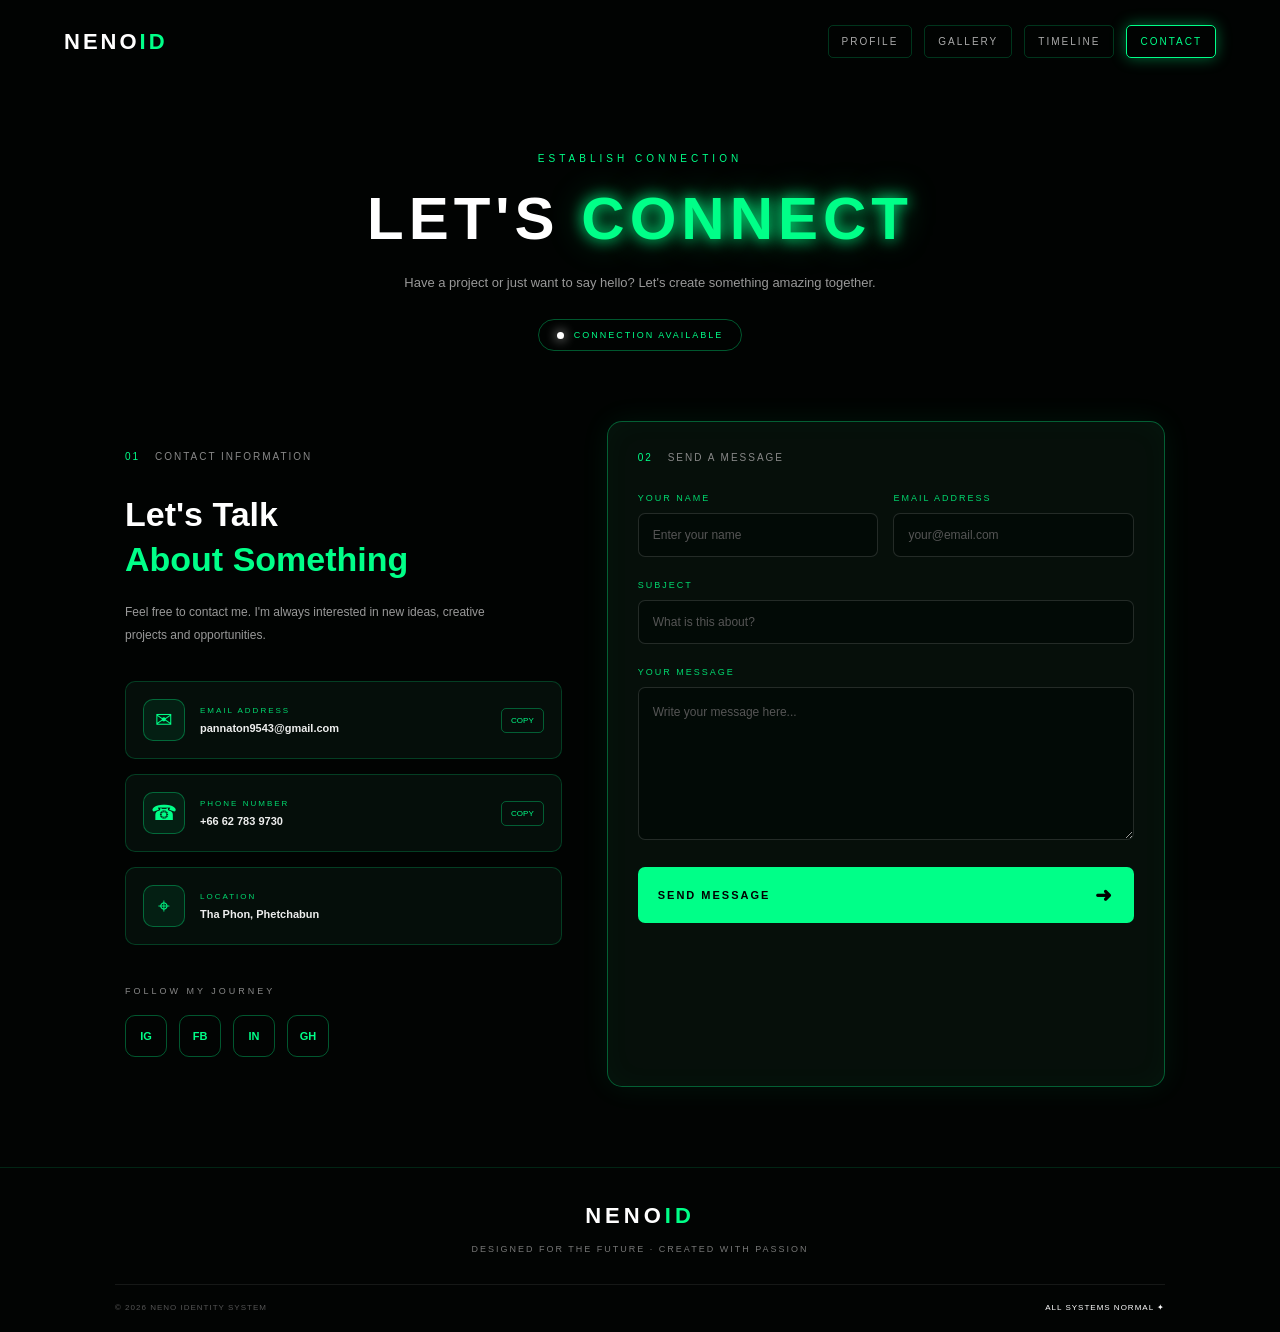
<file: contact.html>
<!DOCTYPE html>
<html lang="th">
<head>
  <meta charset="UTF-8">
  <meta name="viewport" content="width=device-width, initial-scale=1.0">

  <title>NENO CONTACT</title>

  <link rel="stylesheet" href="css/style.css">
  <link rel="stylesheet" href="css/contact.css">
</head>

<body>

  <canvas id="canvas"></canvas>

  <!-- NAVIGATION -->
  <nav class="navbar">
    <div class="logo">NENO<span>ID</span></div>

    <div class="nav-links">
      <a href="index.html">PROFILE</a>
      <a href="gallery.html">GALLERY</a>
      <a href="timeline.html">TIMELINE</a>
      <a href="contact.html" class="active">CONTACT</a>
    </div>
  </nav>

  <!-- HEADER -->
  <header class="contact-header">

    <small>ESTABLISH CONNECTION</small>

    <h1>LET'S <span>CONNECT</span></h1>

    <p>
      Have a project or just want to say hello?
      Let's create something amazing together.
    </p>

    <div class="connection-status">
      <span class="status-dot"></span>
      CONNECTION AVAILABLE
    </div>

  </header>

  <!-- CONTACT CONTENT -->
  <main class="contact-container">

    <!-- LEFT INFORMATION -->
    <section class="contact-info">

      <div class="section-label">
        <span>01</span> CONTACT INFORMATION
      </div>

      <h2>Let's Talk<br><span>About Something</span></h2>

      <p class="info-description">
        Feel free to contact me.
        I'm always interested in new ideas,
        creative projects and opportunities.
      </p>

      <!-- EMAIL -->
      <div class="contact-method">

        <div class="method-icon">✉</div>

        <div>
          <small>EMAIL ADDRESS</small>
          <strong>pannaton9543@gmail.com</strong>
        </div>

        <button class="copy-btn"
          data-copy="pannaton9543@gmail.com">
          COPY
        </button>

      </div>

      <!-- PHONE -->
      <div class="contact-method">

        <div class="method-icon">☎</div>

        <div>
          <small>PHONE NUMBER</small>
          <strong>+66 62 783 9730</strong>
        </div>

        <button class="copy-btn"
          data-copy="+66 62 783 9730">
          COPY
        </button>

      </div>

      <!-- LOCATION -->
      <div class="contact-method">

        <div class="method-icon">⌖</div>

        <div>
          <small>LOCATION</small>
          <strong>Tha Phon, Phetchabun</strong>
        </div>

      </div>

      <!-- SOCIAL -->
      <div class="social-section">

        <small>FOLLOW MY JOURNEY</small>

        <div class="social-links">

          <a href="https://instagram.com/kunno_pnt?utm_source=qr&avpt=MWc4Y2lzYnhnd291ag=="
             target="_blank"
             rel="noopener noreferrer">
            IG
          </a>

          <a href="https://facebook.com/neno.pannaton"
             target="_blank"
             rel="noopener noreferrer">
            FB
          </a>

          <a href="https://www.linkedin.com/public-profile/settings/?trk=d_flagship3_profile_self_view_public_profile&lipi=urn%3Ali%3Apage%3Ad_flagship3_profile_view_base%3BczpRpjIZT9WQm92OcMXV0g%3D%3D"
             target="_blank"
             rel="noopener noreferrer">
            IN
          </a>

          <a href="https://github.com/KunnozZ"
             target="_blank"
             rel="noopener noreferrer">
            GH
          </a>

        </div>

      </div>

    </section>

    <!-- RIGHT FORM -->
    <section class="contact-form-section">

      <div class="section-label">
        <span>02</span> SEND A MESSAGE
      </div>

      <form id="contactForm">

        <div class="form-row">

          <div class="form-group">
            <label for="name">YOUR NAME</label>

            <input
              type="text"
              id="name"
              placeholder="Enter your name"
              required
            >
          </div>

          <div class="form-group">
            <label for="email">EMAIL ADDRESS</label>

            <input
              type="email"
              id="email"
              placeholder="your@email.com"
              required
            >
          </div>

        </div>

        <div class="form-group">

          <label for="subject">SUBJECT</label>

          <input
            type="text"
            id="subject"
            placeholder="What is this about?"
            required
          >

        </div>

        <div class="form-group">

          <label for="message">YOUR MESSAGE</label>

          <textarea
            id="message"
            rows="6"
            placeholder="Write your message here..."
            required
          ></textarea>

        </div>

        <button type="submit" class="send-btn">

          <span>SEND MESSAGE</span>
          <span class="send-icon">➜</span>

        </button>

        <div class="form-status" id="formStatus">
        </div>

      </form>

    </section>

  </main>

  <!-- FOOTER -->
  <footer class="contact-footer">

    <div class="footer-logo">
      NENO<span>ID</span>
    </div>

    <p>DESIGNED FOR THE FUTURE · CREATED WITH PASSION</p>

    <div class="footer-bottom">
      © 2026 NENO IDENTITY SYSTEM
      <span>ALL SYSTEMS NORMAL ✦</span>
    </div>

  </footer>

  <script src="js/canvas.js"></script>
  <script src="js/contact.js"></script>

</body>
</html>
</file>
<file: css/style.css>
* {
  margin: 0;
  padding: 0;
  box-sizing: border-box;
}

body {
  background: #020403;
  color: white;
  font-family: Arial, sans-serif;
  min-height: 100vh;
  overflow-x: hidden;
}

#canvas {
  position: fixed;
  inset: 0;
  width: 100%;
  height: 100%;
  z-index: 0;
  pointer-events: none;
}

/* NAVIGATION */

.navbar {
  position: relative;
  z-index: 5;
  display: flex;
  justify-content: space-between;
  align-items: center;
  padding: 25px 5%;
  gap: 20px;
}

.logo {
  font-size: 22px;
  font-weight: bold;
  letter-spacing: 3px;
}

.logo span {
  color: #00ff88;
}

.nav-links {
  display: flex;
  gap: 12px;
  flex-wrap: wrap;
}

.nav-links a {
  color: #aaa;
  text-decoration: none;
  font-size: 10px;
  letter-spacing: 2px;
  padding: 10px 13px;
  border: 1px solid #00ff8833;
  border-radius: 5px;
  transition: .3s;
}

.nav-links a:hover,
.nav-links a.active {
  color: #00ff88;
  border-color: #00ff88;
  box-shadow: 0 0 15px #00ff8866;
}

/* PROFILE */

.profile-layout {
  position: relative;
  z-index: 1;
  width: min(1100px, 94%);
  min-height: calc(100vh - 85px);
  margin: auto;
  display: flex;
  align-items: center;
  justify-content: center;
  gap: 35px;
  padding: 30px 0;
}

.portrait {
  position: relative;
  width: 330px;
  flex-shrink: 0;
}

.portrait img {
  width: 100%;
  height: 440px;
  object-fit: cover;
  border-radius: 14px;
  border: 1px solid #00ff88;
  box-shadow:
    0 0 20px #00ff8855,
    0 0 60px #00ff8822;
  animation: float 4s ease-in-out infinite;
}

.portrait-label {
  position: absolute;
  bottom: 15px;
  left: 15px;
  padding: 8px 12px;
  background: #000b;
  border: 1px solid #00ff8866;
  color: #00ff88;
  font-size: 9px;
  letter-spacing: 2px;
}

/* PROFILE CARD */

.profile-card {
  width: 550px;
  padding: 30px;
  background: rgba(7, 17, 12, .88);
  border: 1px solid #00ff8866;
  border-radius: 14px;
  box-shadow:
    0 0 30px #00ff8818,
    inset 0 0 30px #00ff8808;
  backdrop-filter: blur(15px);
}

.top {
  display: flex;
  justify-content: space-between;
  font-size: 10px;
  letter-spacing: 2px;
  color: #00ff88;
  padding-bottom: 20px;
  border-bottom: 1px solid #ffffff20;
}

.online {
  color: #00ff88;
  animation: onlineBlink 1.2s ease-in-out infinite;
}

small {
  color: #00d96f;
  font-size: 9px;
  letter-spacing: 2px;
}

.profile-name {
  padding: 25px 0;
}

.profile-name h1 {
  font-size: clamp(24px, 3vw, 35px);
  margin-top: 10px;
  letter-spacing: 2px;
}

.profile-name h1 span {
  color: #00ff88;
}

.profile-name p {
  margin-top: 10px;
  color: #999;
  font-size: 13px;
}

.info-grid {
  display: grid;
  grid-template-columns: 1fr 1fr;
  gap: 20px;
}

.info {
  padding: 12px;
  background: #ffffff08;
  border-left: 2px solid #00ff88;
}

.info strong {
  display: block;
  margin-top: 9px;
  font-size: 12px;
  color: #eee;
}

.hobbies {
  margin-top: 25px;
}

.tags {
  display: flex;
  flex-wrap: wrap;
  gap: 8px;
  margin-top: 13px;
}

.tags span {
  padding: 8px 12px;
  background: #00ff8812;
  border: 1px solid #00ff8855;
  border-radius: 20px;
  color: #a8ffd0;
  font-size: 10px;
}

.bio {
  margin-top: 25px;
  padding-top: 20px;
  border-top: 1px solid #ffffff20;
}

.bio p {
  color: #aaa;
  font-size: 12px;
  line-height: 1.8;
  margin-top: 12px;
}

.card-footer {
  display: flex;
  justify-content: space-between;
  gap: 10px;
  margin-top: 25px;
  padding-top: 15px;
  border-top: 1px solid #ffffff20;
  color: #777;
  font-size: 9px;
  letter-spacing: 1px;
}

.card-footer span:last-child {
  color: #ffffff;
  animation: verifiedBlink 2s ease-in-out infinite;
}

/* ANIMATION */

@keyframes onlineBlink {
  0%, 100% {
    color: #00ff88;
    text-shadow: 0 0 8px #00ff88, 0 0 18px #00ff8899;
  }

  50% {
    color: #ffffff;
    text-shadow: none;
  }
}

@keyframes verifiedBlink {
  0%, 100% {
    color: #ffffff;
    text-shadow: none;
  }

  50% {
    color: #00ff88;
    text-shadow: 0 0 8px #00ff88, 0 0 18px #00ff8899;
  }
}

/* ปิดการกระพริบสำหรับคนที่ตั้งค่าเครื่องให้ลดการเคลื่อนไหว */
@media (prefers-reduced-motion: reduce) {
  .online,
  .card-footer span:last-child {
    animation: none;
  }
}

@keyframes float {
  0%, 100% {
    transform: translateY(0);
  }

  50% {
    transform: translateY(-10px);
  }
}

/* MOBILE */

@media (max-width: 800px) {
  .navbar {
    flex-direction: column;
  }

  .profile-layout {
    flex-direction: column;
  }

  .portrait {
    width: min(260px, 85%);
  }

  .portrait img {
    height: 300px;
  }

  .profile-card {
    width: 100%;
    padding: 22px;
  }
}

@media (max-width: 400px) {
  .info-grid {
    gap: 10px;
  }

  .profile-name h1 {
    font-size: 23px;
  }

  .card-footer {
    font-size: 8px;
  }
}
</file>
<file: css/contact.css>
.contact-header {
  position: relative;
  z-index: 1;
  text-align: center;
  padding: 65px 20px 50px;
}

.contact-header small {
  color: #00ff88;
  font-size: 10px;
  letter-spacing: 4px;
}

.contact-header h1 {
  font-size: clamp(35px, 6vw, 60px);
  letter-spacing: 5px;
  margin: 18px 0;
}

.contact-header h1 span {
  color: #00ff88;
  text-shadow:
    0 0 15px #00ff88,
    0 0 35px #00ff8866;
}

.contact-header p {
  max-width: 500px;
  margin: auto;
  color: #999;
  font-size: 13px;
  line-height: 1.8;
}

.connection-status {
  display: inline-flex;
  align-items: center;
  gap: 10px;
  margin-top: 25px;
  padding: 10px 18px;
  border: 1px solid #00ff8855;
  border-radius: 30px;
  color: #00ff88;
  font-size: 9px;
  letter-spacing: 2px;
}

.status-dot {
  width: 7px;
  height: 7px;
  background: #ffffff;
  border-radius: 50%;
  box-shadow: 0 0 12px #ffffff;
  animation: contactPulse 1.5s infinite;
}

/* MAIN CONTAINER */

.contact-container {
  position: relative;
  z-index: 1;

  width: min(1050px, 92%);
  margin: auto;
  padding: 20px 0 80px;

  display: grid;
  grid-template-columns: 0.9fr 1.1fr;
  gap: 35px;
}

/* SECTION LABEL */

.section-label {
  color: #888;
  font-size: 10px;
  letter-spacing: 2px;
  margin-bottom: 30px;
}

.section-label span {
  color: #00ff88;
  margin-right: 10px;
}

/* LEFT INFORMATION */

.contact-info {
  padding: 30px 10px;
}

.contact-info h2 {
  font-size: 34px;
  line-height: 1.3;
  margin-bottom: 20px;
}

.contact-info h2 span {
  color: #00ff88;
}

.info-description {
  color: #999;
  font-size: 12px;
  line-height: 1.9;
  max-width: 380px;
  margin-bottom: 35px;
}

/* CONTACT METHODS */

.contact-method {
  display: flex;
  align-items: center;
  gap: 15px;

  padding: 17px;
  margin-bottom: 15px;

  background: rgba(7, 17, 12, .85);
  border: 1px solid #00ff8833;
  border-radius: 10px;

  transition: .3s;
}

.contact-method:hover {
  border-color: #00ff88;
  box-shadow: 0 0 20px #00ff8822;
  transform: translateX(5px);
}

.method-icon {
  width: 42px;
  height: 42px;
  flex-shrink: 0;

  display: grid;
  place-items: center;

  color: #00ff88;
  background: #00ff8812;
  border: 1px solid #00ff8855;
  border-radius: 10px;

  font-size: 21px;
}

.contact-method div:nth-child(2) {
  min-width: 0;
  flex: 1;
}

.contact-method small {
  display: block;
  color: #00d96f;
  font-size: 8px;
  letter-spacing: 2px;
  margin-bottom: 7px;
}

.contact-method strong {
  display: block;
  color: #eee;
  font-size: 11px;
  overflow-wrap: anywhere;
}

/* COPY BUTTON */

.copy-btn {
  padding: 7px 9px;
  color: #00ff88;
  background: transparent;
  border: 1px solid #00ff8855;
  border-radius: 5px;
  font-size: 8px;
  cursor: pointer;
  transition: .3s;
}

.copy-btn:hover {
  color: #000;
  background: #00ff88;
  box-shadow: 0 0 12px #00ff88;
}

/* SOCIAL */

.social-section {
  margin-top: 35px;
}

.social-section > small {
  color: #888;
  font-size: 9px;
  letter-spacing: 3px;
}

.social-links {
  display: flex;
  gap: 12px;
  margin-top: 17px;
}

.social-links a {
  width: 42px;
  height: 42px;

  display: grid;
  place-items: center;

  color: #00ff88;
  text-decoration: none;

  border: 1px solid #00ff8855;
  border-radius: 10px;

  font-size: 11px;
  font-weight: bold;

  transition: .3s;
}

.social-links a:hover {
  color: #000;
  background: #00ff88;
  transform: translateY(-5px);
  box-shadow: 0 0 20px #00ff8888;
}

/* =================================
   CONTACT FORM
================================= */

.contact-form-section {
  padding: 30px;

  background: rgba(7, 17, 12, .9);
  border: 1px solid #00ff8855;
  border-radius: 15px;

  backdrop-filter: blur(15px);

  box-shadow:
    0 0 30px #00ff8812,
    inset 0 0 30px #00ff8808;
}

.form-row {
  display: grid;
  grid-template-columns: 1fr 1fr;
  gap: 15px;
}

.form-group {
  margin-bottom: 23px;
}

.form-group label {
  display: block;
  color: #00d96f;
  font-size: 9px;
  letter-spacing: 2px;
  margin-bottom: 10px;
}

.form-group input,
.form-group textarea {
  width: 100%;
  padding: 14px;

  color: white;
  background: #020a06;

  border: 1px solid #ffffff22;
  border-radius: 7px;

  outline: none;
  font-family: inherit;
  font-size: 12px;

  transition: .3s;
}

.form-group input:focus,
.form-group textarea:focus {
  border-color: #00ff88;
  box-shadow: 0 0 15px #00ff8822;
}

.form-group input::placeholder,
.form-group textarea::placeholder {
  color: #555;
}

.form-group textarea {
  resize: vertical;
  min-height: 140px;
  line-height: 1.7;
}

/* SEND BUTTON */

.send-btn {
  width: 100%;
  padding: 16px 20px;

  display: flex;
  align-items: center;
  justify-content: space-between;

  color: #000;
  background: #00ff88;

  border: none;
  border-radius: 7px;

  font-weight: bold;
  font-size: 11px;
  letter-spacing: 2px;

  cursor: pointer;
  transition: .3s;
}

.send-btn:hover {
  background: #fff;
  box-shadow:
    0 0 15px #00ff88,
    0 0 35px #00ff8877;
  transform: translateY(-3px);
}

.send-icon {
  font-size: 20px;
  transition: .3s;
}

.send-btn:hover .send-icon {
  transform: translateX(6px);
}

/* FORM STATUS */

.form-status {
  min-height: 20px;
  margin-top: 15px;
  font-size: 11px;
  text-align: center;
  color: #ffffff;
}

/* FOOTER */

.contact-footer {
  position: relative;
  z-index: 1;
  padding: 35px 20px 20px;
  text-align: center;
  border-top: 1px solid #00ff8822;
}

.footer-logo {
  font-size: 22px;
  font-weight: bold;
  letter-spacing: 4px;
}

.footer-logo span {
  color: #00ff88;
}

.contact-footer > p {
  color: #777;
  font-size: 9px;
  letter-spacing: 2px;
  margin: 15px 0 30px;
}

.footer-bottom {
  display: flex;
  justify-content: space-between;
  gap: 15px;

  max-width: 1050px;
  margin: auto;
  padding-top: 18px;

  border-top: 1px solid #ffffff15;

  color: #555;
  font-size: 8px;
  letter-spacing: 1px;
}

.footer-bottom span {
  color: #ffffff;
}

/* ANIMATION */

@keyframes contactPulse {
  0%, 100% {
    opacity: 1;
    box-shadow: 0 0 12px #ffffff;
  }

  50% {
    opacity: .4;
    box-shadow: 0 0 3px #ffffff;
  }
}

/* =================================
   RESPONSIVE
================================= */

@media (max-width: 800px) {

  .contact-container {
    grid-template-columns: 1fr;
    gap: 10px;
  }

  .contact-info {
    padding: 20px 5px;
  }

}

@media (max-width: 500px) {

  .contact-form-section {
    padding: 20px;
  }

  .form-row {
    grid-template-columns: 1fr;
    gap: 0;
  }

  .contact-info h2 {
    font-size: 28px;
  }

  .footer-bottom {
    flex-direction: column;
    align-items: center;
  }

}
</file>
